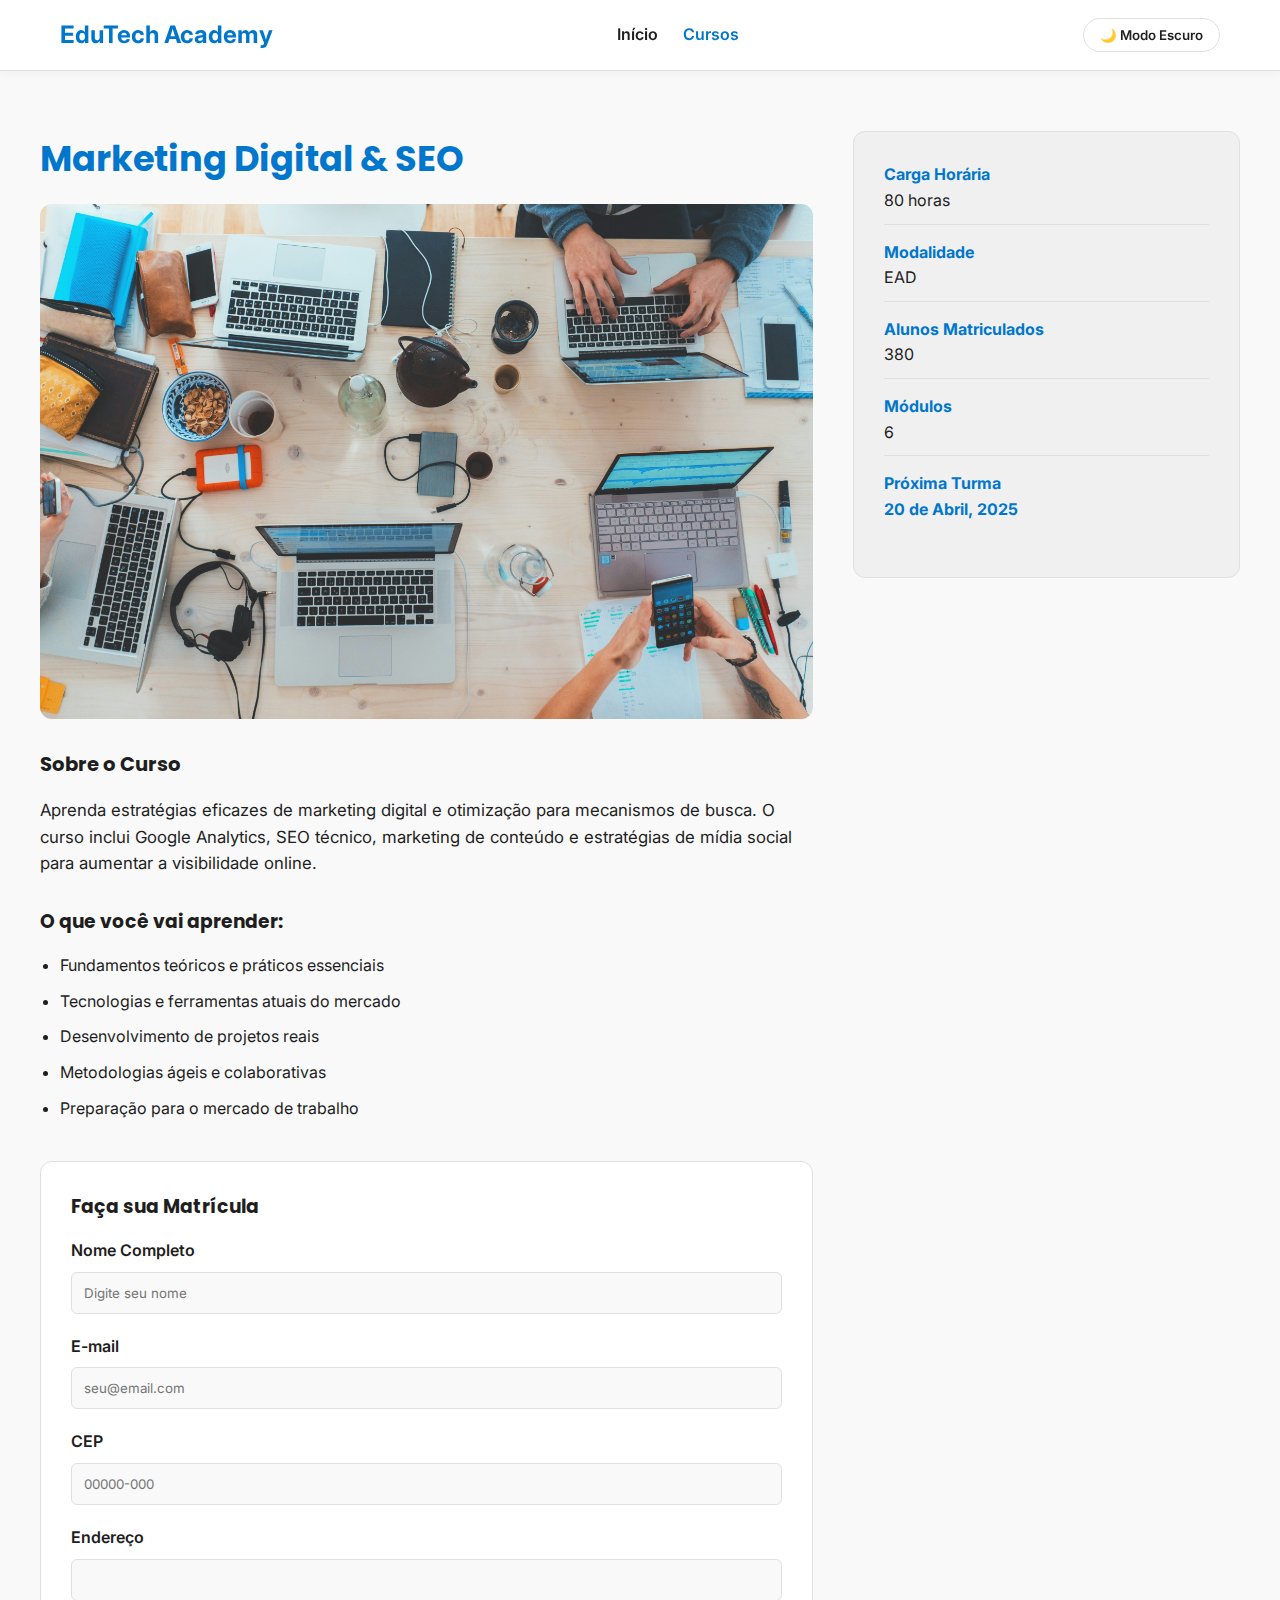
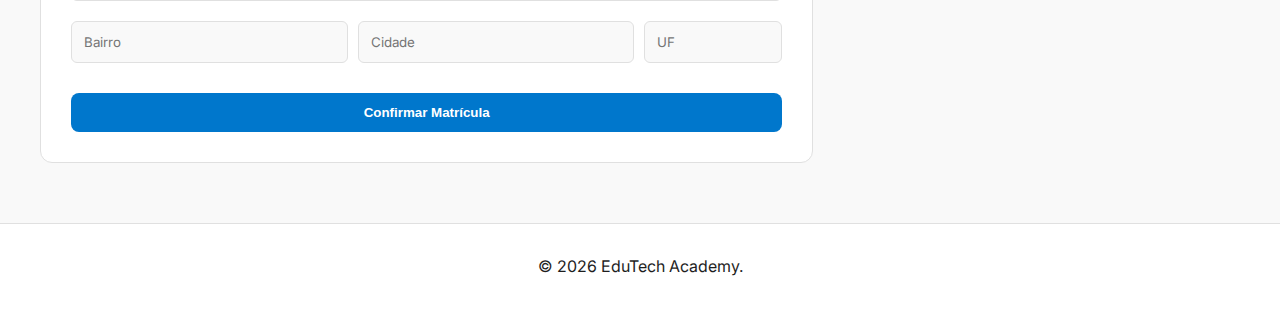
<file: html/pages/curso-marketing.html>
<!DOCTYPE html>
<html lang="pt-br">

<head>
    <meta charset="UTF-8">
    <meta name="viewport" content="width=device-width, initial-scale=1.0">
    <title>Curso Marketing Digital & SEO - EduTech</title>
    <link rel="stylesheet" href="/assets/css/style.css">
</head>

<body>
    <header>
        <div class="container">
            <nav>
                <a href="../index.html" class="logo">EduTech Academy</a>
                <ul class="nav-links">
                    <li><a href="../index.html">Início</a></li>
                    <li><a href="./cursos.html" class="active">Cursos</a></li>
                </ul>
                <button id="theme-toggle">🌙 Modo Escuro</button>
            </nav>
        </div>
    </header>

    <main class="container course-layout">
        <div class="course-content">
            <h1>Marketing Digital & SEO</h1>
            <img src="/images/marketing.jpg" alt="Web Dev" style="width:100%; border-radius:12px; margin-bottom:30px;">

            <div class="course-description">
                <h3>Sobre o Curso</h3>
                <p>Aprenda estratégias eficazes de marketing digital e otimização para mecanismos de busca. O curso inclui Google Analytics, SEO técnico, marketing de conteúdo e estratégias de mídia social para aumentar a visibilidade online.</p>
            </div>

            <h3>O que você vai aprender:</h3>
            <ul class="topicos-lista">
                <li>Fundamentos teóricos e práticos essenciais</li>
                <li>Tecnologias e ferramentas atuais do mercado</li>
                <li>Desenvolvimento de projetos reais</li>
                <li>Metodologias ágeis e colaborativas</li>
                <li>Preparação para o mercado de trabalho</li>
            </ul>

            <div class="form-box">
                <h3>Faça sua Matrícula</h3>
                <form id="form-matricula">
                    <div class="form-group">
                        <label for="nome">Nome Completo</label>
                        <input type="text" id="nome" placeholder="Digite seu nome">
                        <small class="error-msg">Mensagem de erro aqui</small>
                    </div>

                    <div class="form-group">
                        <label for="email">E-mail</label>
                        <input type="email" id="email" placeholder="seu@email.com">
                        <small class="error-msg">Mensagem de erro aqui</small>
                    </div>

                    <div class="form-group">
                        <label for="cep">CEP</label>
                        <input type="text" id="cep" placeholder="00000-000" maxlength="9">
                        <small class="error-msg">Mensagem de erro aqui</small>
                    </div>

                    <div class="form-group">
                        <label for="endereco">Endereço</label>
                        <input type="text" id="endereco" disabled>
                    </div>

                    <div class="address-grid">
                        <div class="form-group">
                            <input type="text" id="bairro" placeholder="Bairro" disabled>
                        </div>

                        <div class="form-group">
                            <input type="text" id="cidade" placeholder="Cidade" disabled>
                        </div>

                        <div class="form-group">
                            <input type="text" id="estado" placeholder="UF" disabled>
                        </div>
                    </div>

                    <button type="submit" class="btn-primary" style="width: 100%; border:none; cursor:pointer; margin-top:10px;">Confirmar Matrícula</button>
                </form>
            </div>
        </div>

        <aside class="course-sidebar">
            <div class="info-item">
                <strong>Carga Horária</strong>
                <span>80 horas</span>
            </div>

            <div class="info-item">
                <strong>Modalidade</strong>
                <span>EAD</span>
            </div>

            <div class="info-item">
                <strong>Alunos Matriculados</strong>
                <span>380</span>
            </div>

            <div class="info-item">
                <strong>Módulos</strong>
                <span>6</span>
            </div>

            <div class="info-item" style="border:none;">
                <strong>Próxima Turma</strong>
                <span style="color: var(--primary-color); font-weight:bold;">20 de Abril, 2025</span>
            </div>
        </aside>
    </main>

    <footer>
        <div class="container">
            <p>© 2026 EduTech Academy.</p>
        </div>
    </footer>

    <script src="/assets/js/script.js"></script>
</body>

</html>
</file>
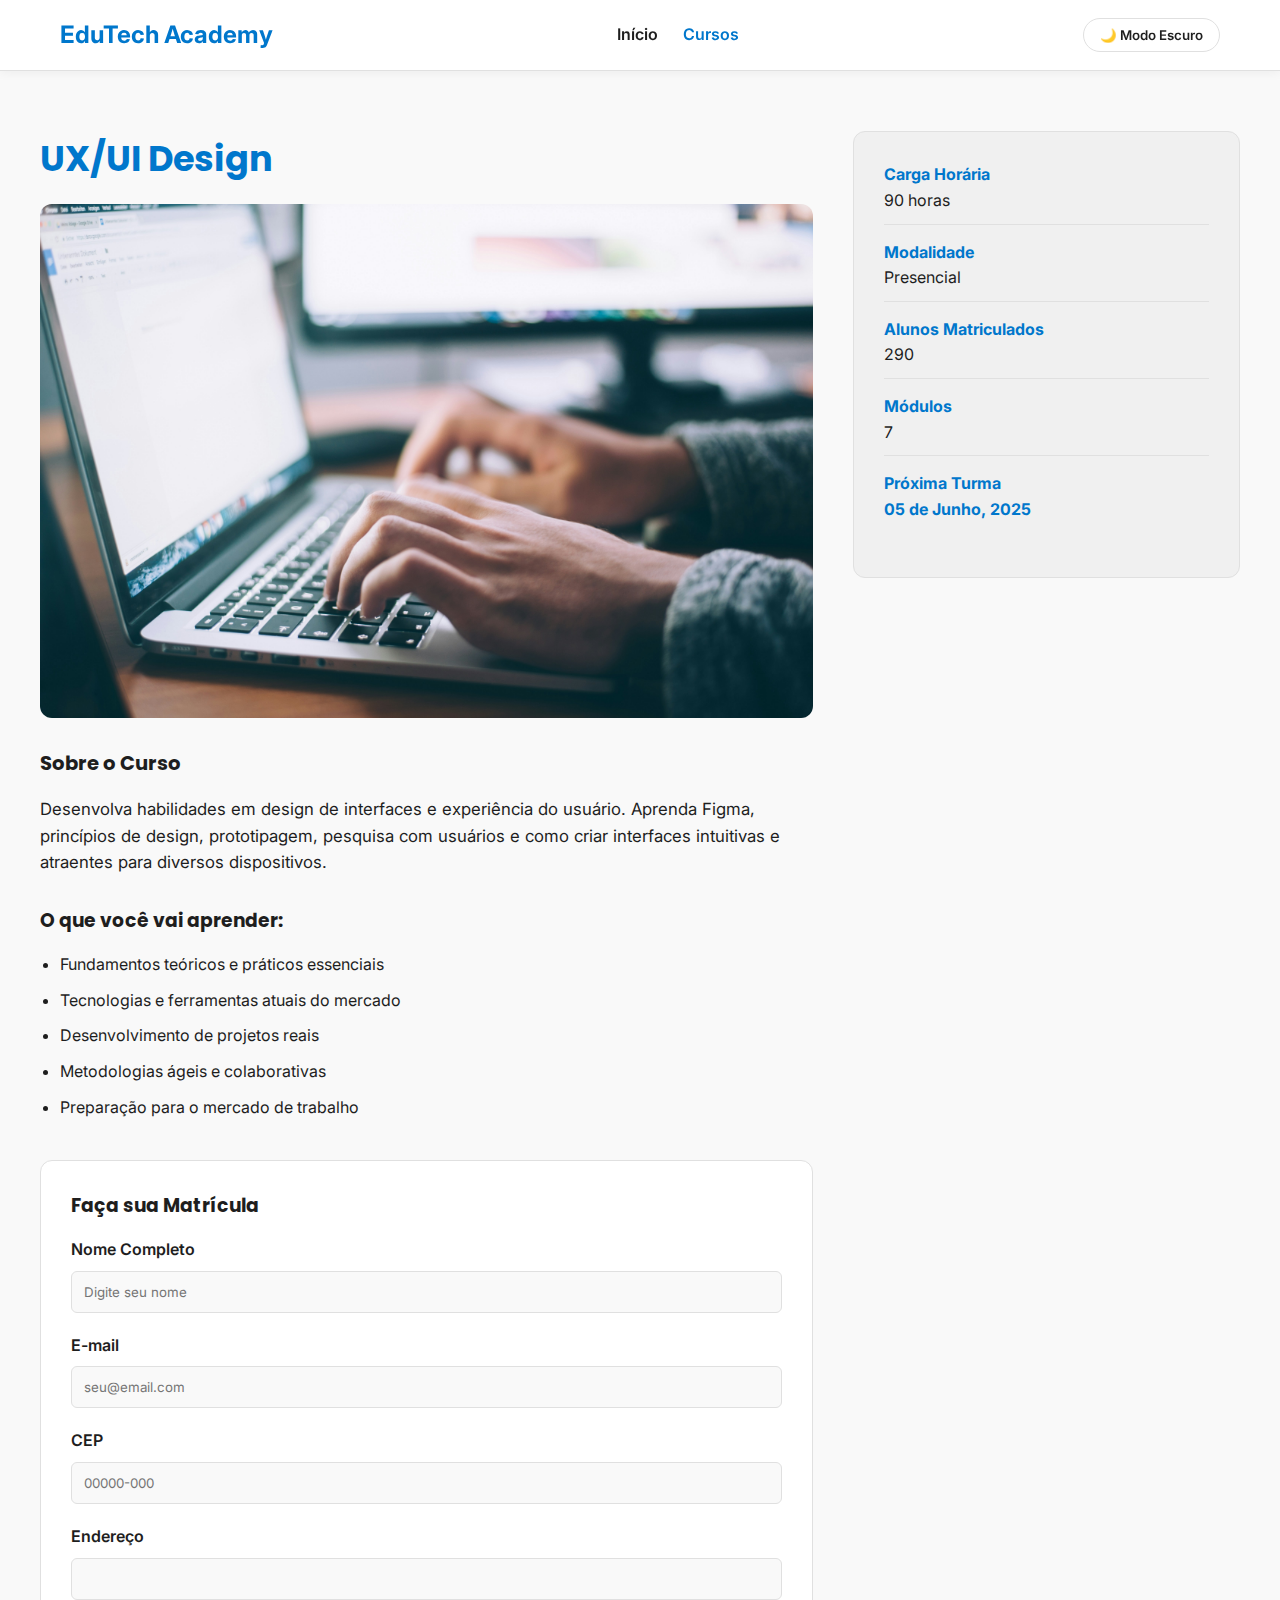
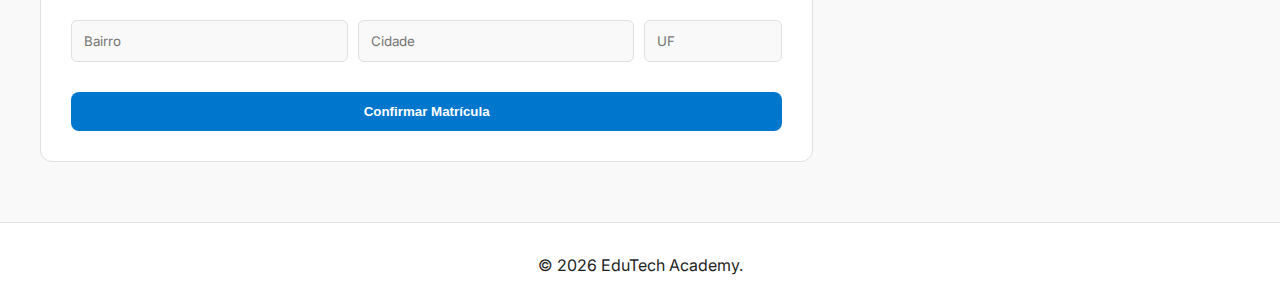
<file: html/pages/curso-uxui.html>
<!DOCTYPE html>
<html lang="pt-br">

<head>
    <meta charset="UTF-8">
    <meta name="viewport" content="width=device-width, initial-scale=1.0">
    <title>Curso UX/UI Design - EduTech</title>
    <link rel="stylesheet" href="/assets/css/style.css">
</head>

<body>
    <header>
        <div class="container">
            <nav>
                <a href="../index.html" class="logo">EduTech Academy</a>
                <ul class="nav-links">
                    <li><a href="../index.html">Início</a></li>
                    <li><a href="./cursos.html" class="active">Cursos</a></li>
                </ul>
                <button id="theme-toggle">🌙 Modo Escuro</button>
            </nav>
        </div>
    </header>

    <main class="container course-layout">
        <div class="course-content">
            <h1>UX/UI Design</h1>
            <img src="/images/ux-design.jpg" alt="Web Dev" style="width:100%; border-radius:12px; margin-bottom:30px;">

            <div class="course-description">
                <h3>Sobre o Curso</h3>
                <p>Desenvolva habilidades em design de interfaces e experiência do usuário. Aprenda Figma, princípios de design, prototipagem, pesquisa com usuários e como criar interfaces intuitivas e atraentes para diversos dispositivos.</p>
            </div>

            <h3>O que você vai aprender:</h3>
            <ul class="topicos-lista">
                <li>Fundamentos teóricos e práticos essenciais</li>
                <li>Tecnologias e ferramentas atuais do mercado</li>
                <li>Desenvolvimento de projetos reais</li>
                <li>Metodologias ágeis e colaborativas</li>
                <li>Preparação para o mercado de trabalho</li>
            </ul>

            <div class="form-box">
                <h3>Faça sua Matrícula</h3>
                <form id="form-matricula">
                    <div class="form-group">
                        <label for="nome">Nome Completo</label>
                        <input type="text" id="nome" placeholder="Digite seu nome">
                        <small class="error-msg">Mensagem de erro aqui</small>
                    </div>

                    <div class="form-group">
                        <label for="email">E-mail</label>
                        <input type="email" id="email" placeholder="seu@email.com">
                        <small class="error-msg">Mensagem de erro aqui</small>
                    </div>

                    <div class="form-group">
                        <label for="cep">CEP</label>
                        <input type="text" id="cep" placeholder="00000-000" maxlength="9">
                        <small class="error-msg">Mensagem de erro aqui</small>
                    </div>

                    <div class="form-group">
                        <label for="endereco">Endereço</label>
                        <input type="text" id="endereco" disabled>
                    </div>

                    <div class="address-grid">
                        <div class="form-group">
                            <input type="text" id="bairro" placeholder="Bairro" disabled>
                        </div>

                        <div class="form-group">
                            <input type="text" id="cidade" placeholder="Cidade" disabled>
                        </div>

                        <div class="form-group">
                            <input type="text" id="estado" placeholder="UF" disabled>
                        </div>
                    </div>

                    <button type="submit" class="btn-primary" style="width: 100%; border:none; cursor:pointer; margin-top:10px;">Confirmar Matrícula</button>
                </form>
            </div>
        </div>

        <aside class="course-sidebar">
            <div class="info-item">
                <strong>Carga Horária</strong>
                <span>90 horas</span>
            </div>

            <div class="info-item">
                <strong>Modalidade</strong>
                <span>Presencial</span>
            </div>

            <div class="info-item">
                <strong>Alunos Matriculados</strong>
                <span>290</span>
            </div>

            <div class="info-item">
                <strong>Módulos</strong>
                <span>7</span>
            </div>

            <div class="info-item" style="border:none;">
                <strong>Próxima Turma</strong>
                <span style="color: var(--primary-color); font-weight:bold;">05 de Junho, 2025</span>
            </div>
        </aside>
    </main>

    <footer>
        <div class="container">
            <p>© 2026 EduTech Academy.</p>
        </div>
    </footer>

    <script src="/assets/js/script.js"></script>
</body>

</html>
</file>
<file: assets/css/style.css>
/* --- Importação das Fontes (Google Fonts) --- */
@import url('https://fonts.googleapis.com/css2?family=Inter:wght@400;600&family=Poppins:wght@500;700&display=swap');

/* --- Variáveis de Cores (Baseado no PDF) --- */
:root {
    /* Modo Claro */
    --bg-body: #F9F9F9;
    --text-color: #1E1E1E;
    --primary-color: #0077CC;
    --card-bg: #FFFFFF;
    --border-color: #E0E0E0;
    --hover-color: #005FA3;
    --sidebar-bg: #F0F0F0;
    
    /* Tipografia */
    --font-title: 'Poppins', sans-serif;
    --font-body: 'Inter', sans-serif;
}

/* Modo Escuro (Ativado via JS) */
body.dark-mode {
    --bg-body: #1E1E1E;
    --text-color: #F9F9F9;
    --primary-color: #4DA6FF;
    --card-bg: #2C2C2C;
    --border-color: #444444;
    --hover-color: #66BFFF;
    --sidebar-bg: #252525;
}

/* --- Reset Global --- */
* { margin: 0; padding: 0; box-sizing: border-box; }

body {
    background-color: var(--bg-body);
    color: var(--text-color);
    font-family: var(--font-body);
    transition: background 0.3s, color 0.3s;
    line-height: 1.6;
    display: flex;
    flex-direction: column;
    min-height: 100vh;
}

h1, h2, h3, h4 { font-family: var(--font-title); margin-bottom: 1rem; }
a { text-decoration: none; color: inherit; }
ul { list-style: none; }
img { max-width: 100%; display: block; }

.container {
    max-width: 1200px;
    margin: 0 auto;
    padding: 0 20px;
    width: 100%;
}

/* --- Header & Navegação --- */
header {
    background-color: var(--card-bg);
    border-bottom: 1px solid var(--border-color);
    padding: 1rem 0;
    position: sticky;
    top: 0;
    z-index: 1000;
    box-shadow: 0 2px 10px rgba(0,0,0,0.05);
}

nav {
    display: flex;
    justify-content: space-between;
    align-items: center;
}

.logo {
    font-size: 1.5rem;
    font-weight: 700;
    color: var(--primary-color);
}

.nav-links {
    display: flex;
    gap: 25px;
}

.nav-links a {
    font-weight: 600;
    transition: color 0.2s;
}

.nav-links a:hover, .nav-links a.active {
    color: var(--primary-color);
}

#theme-toggle {
    background: transparent;
    border: 1px solid var(--border-color);
    color: var(--text-color);
    padding: 8px 16px;
    border-radius: 20px;
    cursor: pointer;
    font-family: var(--font-body);
    font-weight: 600;
    transition: all 0.3s;
}

#theme-toggle:hover {
    background: var(--border-color);
}

/* --- Hero Section (Página Inicial) --- */
.hero {
    text-align: center;
    padding: 80px 20px;
    background: linear-gradient(135deg, var(--card-bg) 0%, var(--bg-body) 100%);
    margin-bottom: 40px;
}

.hero h1 {
    font-size: 2.5rem;
    color: var(--primary-color);
}

.hero p {
    font-size: 1.1rem;
    max-width: 600px;
    margin: 0 auto 30px auto;
    opacity: 0.9;
}

.btn-primary {
    display: inline-block;
    background-color: var(--primary-color);
    color: #fff;
    padding: 12px 30px;
    border-radius: 8px;
    font-weight: 600;
    transition: background 0.3s;
}

.btn-primary:hover {
    background-color: var(--hover-color);
}

/* --- Grid de Cursos (Cards) --- */
.cursos-section { padding: 40px 0; }

.cursos-grid {
    display: grid;
    grid-template-columns: repeat(auto-fit, minmax(280px, 1fr));
    gap: 30px;
    margin-top: 20px;
}

.card {
    background: var(--card-bg);
    border: 1px solid var(--border-color);
    border-radius: 12px;
    overflow: hidden;
    transition: transform 0.3s, box-shadow 0.3s;
}

.card:hover {
    transform: translateY(-5px);
    box-shadow: 0 10px 20px rgba(0,0,0,0.1);
}

.card-img-wrapper {
    height: 180px;
    background-color: #ddd; /* Placeholder cor */
    overflow: hidden;
}

.card-img-wrapper img {
    width: 100%;
    height: 100%;
    object-fit: cover;
}

.card-content { padding: 20px; }
.card-content h3 { color: var(--primary-color); font-size: 1.2rem; }
.card-tags {
    display: flex;
    gap: 10px;
    font-size: 0.85rem;
    color: var(--text-color);
    opacity: 0.8;
    margin: 10px 0 20px 0;
}
.card-btn {
    display: block;
    text-align: center;
    border: 1px solid var(--primary-color);
    color: var(--primary-color);
    padding: 10px;
    border-radius: 6px;
    font-weight: 600;
    transition: all 0.2s;
}
.card-btn:hover {
    background-color: var(--primary-color);
    color: #fff;
}

/* --- Layout Página Interna (Sidebar + Conteúdo) --- */
.course-layout {
    display: grid;
    grid-template-columns: 2fr 1fr; /* Conteúdo 2/3, Sidebar 1/3 */
    gap: 40px;
    padding: 60px 0;
}

.course-content h1 { font-size: 2.2rem; color: var(--primary-color); }
.course-description { margin-bottom: 30px; font-size: 1.05rem; }

.topicos-lista {
    list-style: disc;
    margin-left: 20px;
    margin-bottom: 30px;
}
.topicos-lista li { margin-bottom: 10px; }

/* Sidebar (Caixa Lateral do PDF) */
.course-sidebar {
    background-color: var(--sidebar-bg);
    padding: 30px;
    border-radius: 12px;
    border: 1px solid var(--border-color);
    height: fit-content;
}

.info-item { margin-bottom: 15px; border-bottom: 1px solid var(--border-color); padding-bottom: 10px; }
.info-item strong { display: block; color: var(--primary-color); }

/* --- Formulário --- */
.form-box {
    margin-top: 40px;
    background: var(--card-bg);
    padding: 30px;
    border-radius: 12px;
    border: 1px solid var(--border-color);
}

.form-group { margin-bottom: 20px; }
.form-group label { display: block; margin-bottom: 8px; font-weight: 600; }
.form-group input {
    width: 100%;
    padding: 12px;
    border: 1px solid var(--border-color);
    border-radius: 6px;
    background: var(--bg-body);
    color: var(--text-color);
    font-family: var(--font-body);
}

.form-group input:focus {
    outline: none;
    border-color: var(--primary-color);
}

/* Estilo de Erro */
.form-group.error input { border-color: #e74c3c; }
.error-msg {
    color: #e74c3c;
    font-size: 0.85rem;
    margin-top: 5px;
    display: none; /* Escondido por padrão */
}
.form-group.error .error-msg { display: block; }

/* Endereço Grid (Bairro/Cidade/UF) */
.address-grid {
    display: grid;
    grid-template-columns: 2fr 2fr 1fr;
    gap: 10px;
}

/* Footer */
footer {
    background-color: var(--card-bg);
    border-top: 1px solid var(--border-color);
    padding: 30px 0;
    text-align: center;
    margin-top: auto;
}

/* Responsividade */
@media (max-width: 768px) {
    .course-layout { grid-template-columns: 1fr; }
    .address-grid { grid-template-columns: 1fr; }
    .hero h1 { font-size: 2rem; }
}
</file>
